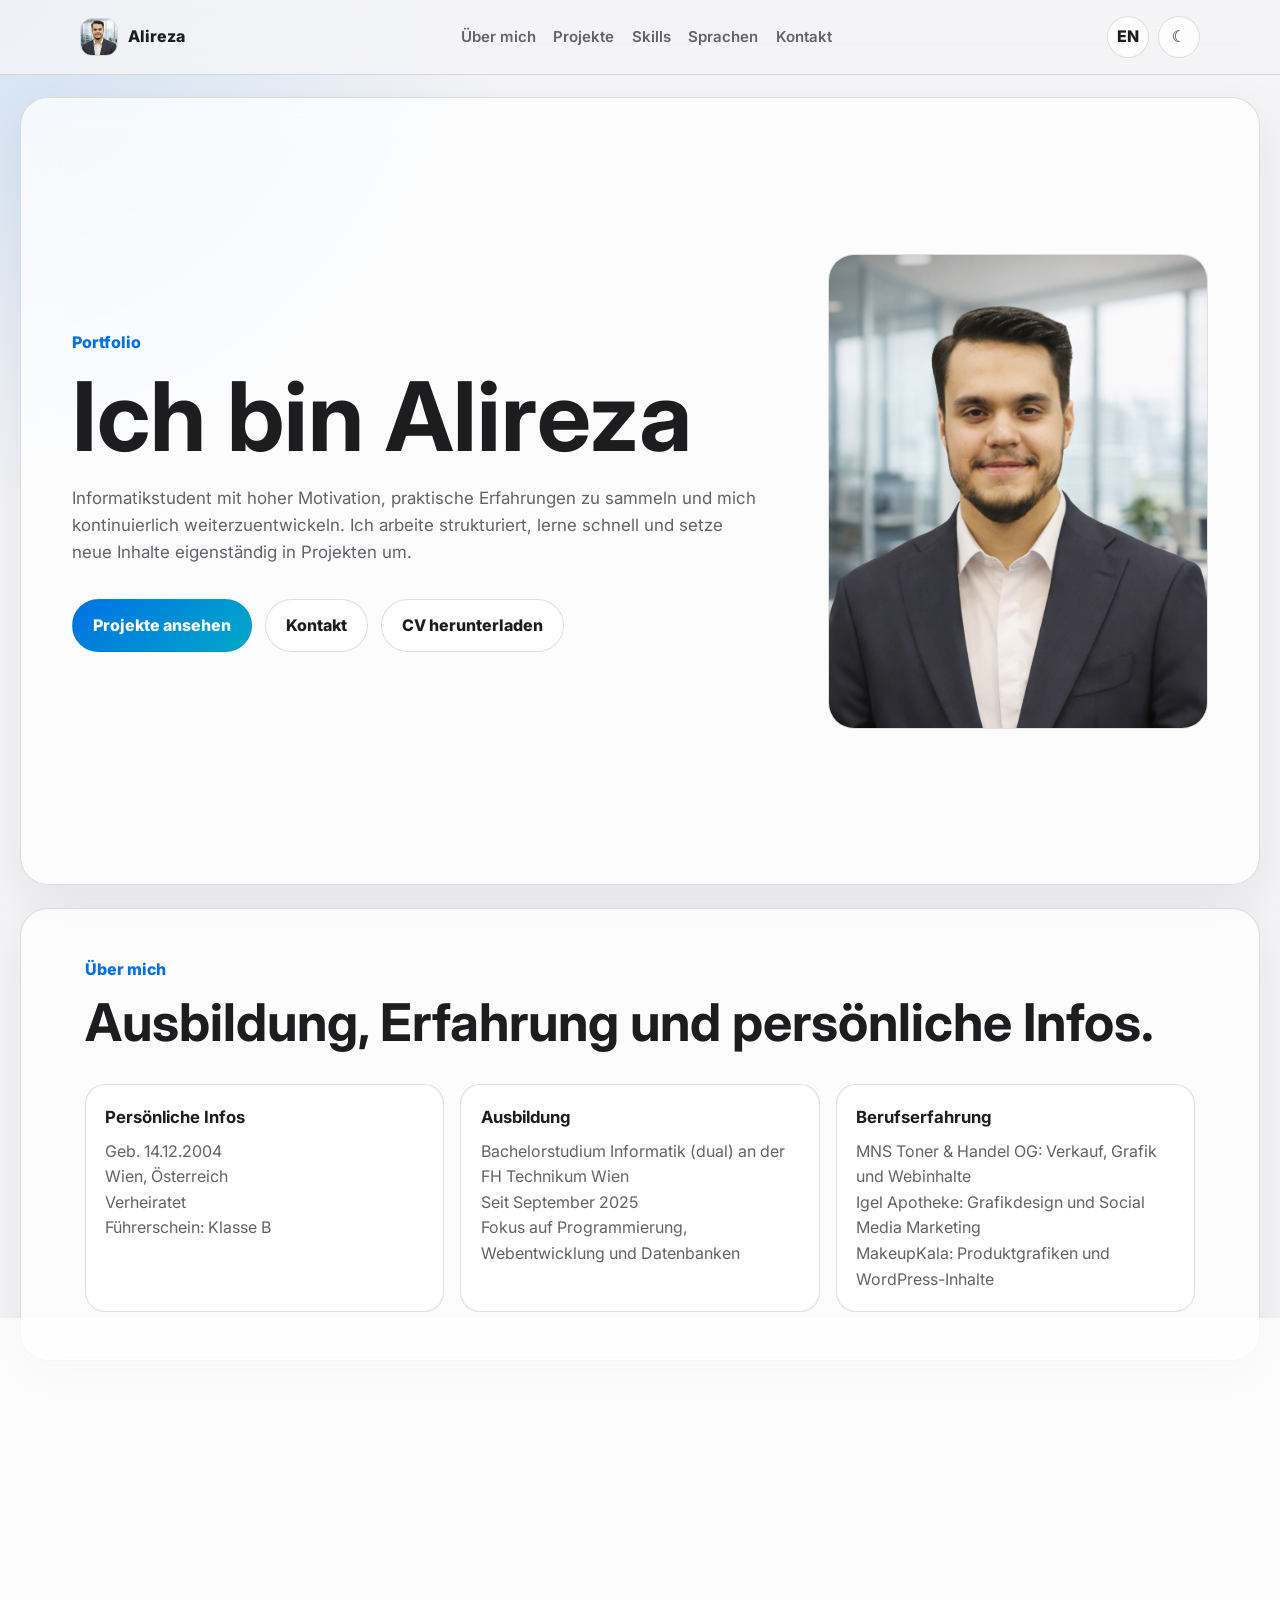
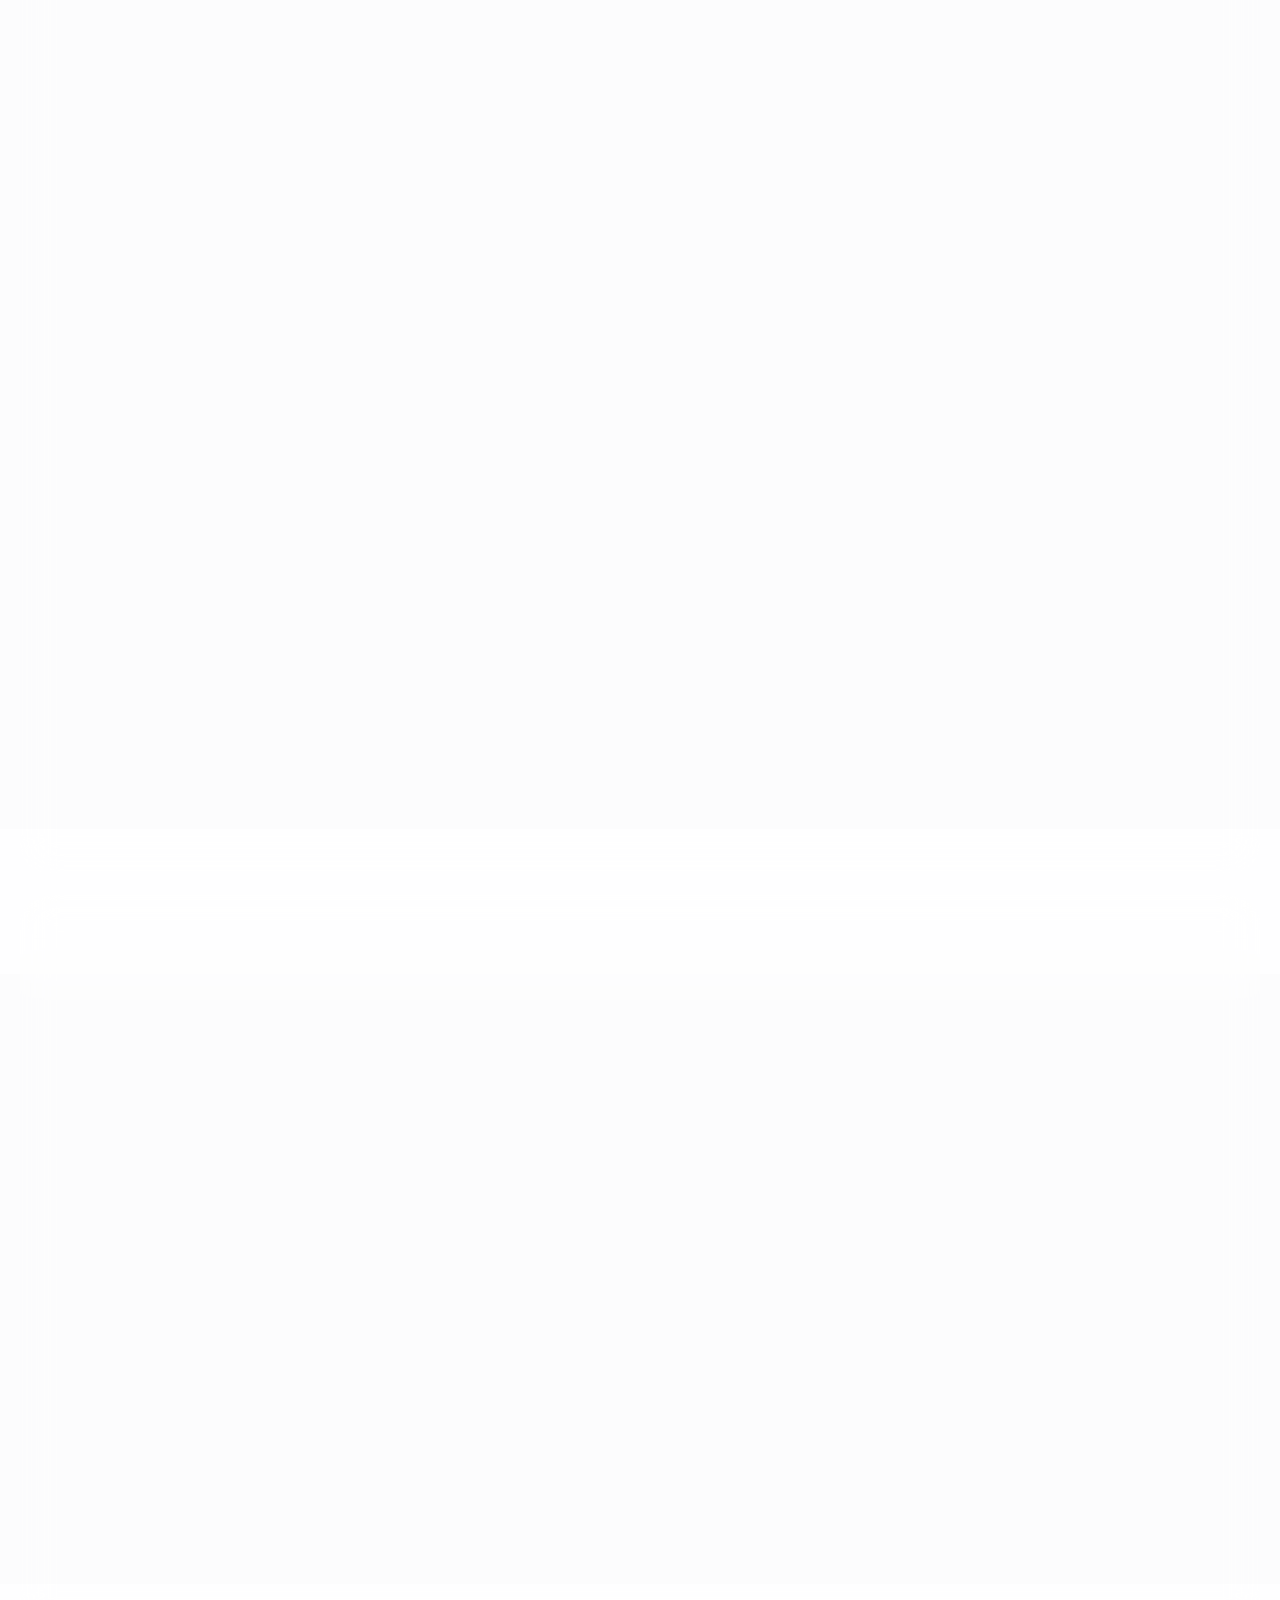
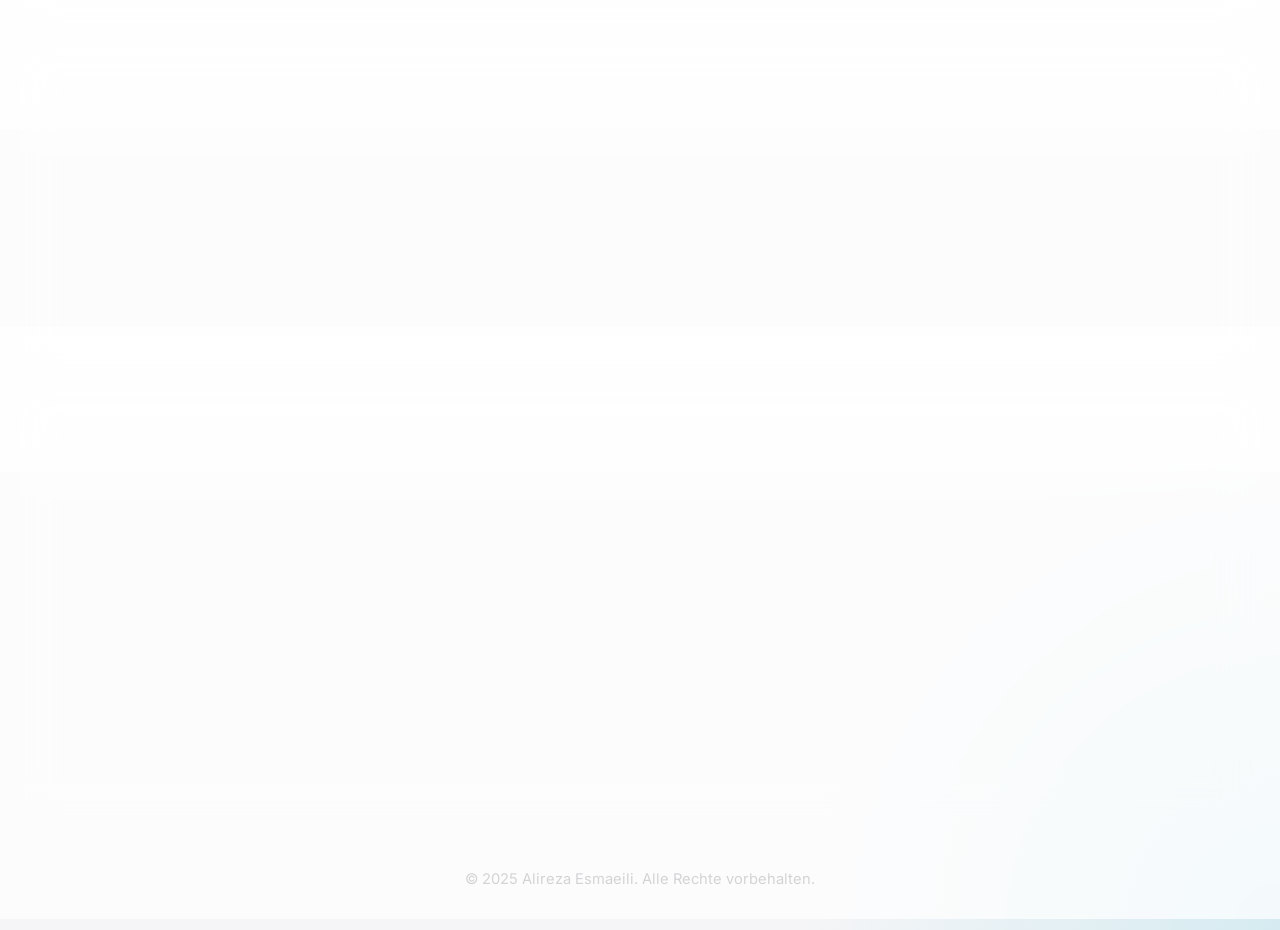
<file: index.html>
<!DOCTYPE html>
<html lang="de">
<head>
  <meta charset="UTF-8">
  <meta name="viewport" content="width=device-width, initial-scale=1.0">
  <title>Alireza Esmaeili | Portfolio</title>
  <link rel="preconnect" href="https://fonts.googleapis.com">
  <link rel="preconnect" href="https://fonts.gstatic.com" crossorigin>
  <link href="https://fonts.googleapis.com/css2?family=Inter:wght@400;500;600;700;800&display=swap" rel="stylesheet">
  <link rel="stylesheet" href="style.css">
</head>
<body>
  <header class="site-header">
    <div class="container nav">
      <a href="#home" class="logo" aria-label="Alireza Esmaeili">
        <img src="images/ali.png" alt="" class="logo-image">
        <span>Alireza</span>
      </a>

      <nav class="nav-menu" aria-label="Main navigation">
        <a href="#about" data-i18n="navAbout">Über mich</a>
        <a href="#projects" data-i18n="navProjects">Projekte</a>
        <a href="#skills" data-i18n="navSkills">Skills</a>
        <a href="#languages" data-i18n="navLanguages">Sprachen</a>
        <a href="#contact" data-i18n="navContact">Kontakt</a>
      </nav>

      <div class="nav-actions">
        <button class="icon-button" id="language-toggle" type="button" aria-label="Switch language">EN</button>
        <button class="icon-button" id="theme-toggle" type="button" aria-label="Toggle dark mode">☾</button>
      </div>
    </div>
  </header>

  <main>
    <section class="hero" id="home">
      <div class="hero-content">
        <p class="eyebrow" data-i18n="heroLabel">Portfolio</p>
        <h1 data-i18n="heroTitle">Ich bin Alireza</h1>
        <p class="hero-text" data-i18n="heroText">
          Informatikstudent mit hoher Motivation, praktische Erfahrungen zu sammeln und mich kontinuierlich weiterzuentwickeln.
        </p>
        <div class="hero-actions">
          <a href="#projects" class="button button-primary" data-i18n="heroProjects">Projekte ansehen</a>
          <a href="#contact" class="button button-secondary" data-i18n="heroContact">Kontakt</a>
          <a href="assets/Alireza_Esmaeili_CV.pdf" class="button button-secondary" download data-i18n="heroCv">CV herunterladen</a>
        </div>
      </div>
      <div class="hero-image">
        <img src="images/ali.png" alt="Alireza Esmaeili">
      </div>
    </section>

    <section class="section" id="about">
      <div class="container">
        <p class="section-label" data-i18n="aboutLabel">Über mich</p>
        <h2 data-i18n="aboutTitle">Ausbildung, Erfahrung und persönliche Infos.</h2>
        <div class="about-grid" id="about-grid"></div>
      </div>
    </section>

    <section class="section" id="projects">
      <div class="container">
        <p class="section-label" data-i18n="projectsLabel">Projekte</p>
        <h2 data-i18n="projectsTitle">Meine Arbeiten.</h2>
        <div class="projects-grid" id="projects-grid"></div>
      </div>
    </section>

    <section class="section" id="skills">
      <div class="container">
        <p class="section-label" data-i18n="skillsLabel">Skills</p>
        <h2 data-i18n="skillsTitle">Technische Kompetenzen.</h2>
        <div class="skills-grid" id="skills-grid"></div>
      </div>
    </section>

    <section class="section" id="languages">
      <div class="container narrow">
        <p class="section-label" data-i18n="languagesLabel">Sprachen</p>
        <h2 data-i18n="languagesTitle">Meine Sprachkenntnisse.</h2>
        <div class="languages-grid" id="languages-grid"></div>
      </div>
    </section>

    <section class="section" id="contact">
      <div class="container narrow">
        <p class="section-label" data-i18n="contactLabel">Kontakt</p>
        <h2 data-i18n="contactTitle">Mich erreichen.</h2>
        <p class="section-text" data-i18n="contactIntro">
          Ich freue mich auf Praktikums- und Jobangebote. Kontaktieren Sie mich gerne per E-Mail oder über meine Social-Media-Profile.
        </p>
        <div class="contact-grid" id="contact-grid"></div>
      </div>
    </section>
  </main>

  <footer class="site-footer">
    <p id="footer-text">© 2025 Alireza Esmaeili. Alle Rechte vorbehalten.</p>
  </footer>

  <script src="script.js"></script>
</body>
</html>
</file>
<file: style.css>
:root {
  --bg: #f5f5f7;
  --surface: rgba(255, 255, 255, 0.72);
  --surface-strong: #ffffff;
  --text: #1d1d1f;
  --text-soft: #62626a;
  --line: rgba(120, 120, 128, 0.24);
  --accent: #0071e3;
  --accent-2: #00a8c8;
  --shadow: 0 18px 55px rgba(24, 30, 40, 0.08);
  --radius: 28px;
  --container: 1120px;
}

body.dark {
  --bg: #0e1117;
  --surface: rgba(22, 27, 34, 0.74);
  --surface-strong: #151b24;
  --text: #f4f7fb;
  --text-soft: #a7b0bf;
  --line: rgba(210, 220, 235, 0.16);
  --accent: #56a8ff;
  --accent-2: #55d6c2;
  --shadow: 0 18px 55px rgba(0, 0, 0, 0.32);
}

* {
  box-sizing: border-box;
  margin: 0;
  padding: 0;
}

html {
  scroll-behavior: smooth;
}

body {
  min-height: 100vh;
  font-family: "Inter", system-ui, sans-serif;
  color: var(--text);
  background:
    radial-gradient(circle at top left, rgba(0, 113, 227, 0.14), transparent 32rem),
    radial-gradient(circle at bottom right, rgba(0, 168, 200, 0.13), transparent 30rem),
    var(--bg);
  line-height: 1.6;
  overflow-x: hidden;
  transition: background 0.25s ease, color 0.25s ease;
}

img {
  display: block;
  max-width: 100%;
}

a {
  color: inherit;
  text-decoration: none;
}

.container {
  width: min(var(--container), calc(100% - 2rem));
  margin: 0 auto;
}

.narrow {
  max-width: 840px;
}

.site-header {
  position: sticky;
  top: 0;
  z-index: 20;
  border-bottom: 1px solid var(--line);
  background: color-mix(in srgb, var(--bg) 82%, transparent);
  backdrop-filter: blur(18px);
}

.nav {
  min-height: 74px;
  display: flex;
  align-items: center;
  justify-content: space-between;
  gap: 1.25rem;
}

.logo,
.nav-actions,
.nav-menu {
  display: flex;
  align-items: center;
}

.logo {
  gap: 0.65rem;
  font-weight: 800;
}

.logo-image {
  width: 38px;
  height: 38px;
  border-radius: 12px;
  object-fit: cover;
  border: 1px solid var(--line);
}

.nav-menu {
  gap: 1.1rem;
  color: var(--text-soft);
  font-size: 0.94rem;
  font-weight: 600;
}

.nav-menu a:hover {
  color: var(--text);
}

.nav-actions {
  gap: 0.55rem;
}

.icon-button {
  min-width: 42px;
  height: 42px;
  border: 1px solid var(--line);
  border-radius: 999px;
  background: var(--surface);
  color: var(--text);
  cursor: pointer;
  font: inherit;
  font-weight: 800;
  display: inline-flex;
  align-items: center;
  justify-content: center;
}

.hero,
.section {
  width: min(1240px, calc(100% - 1rem));
  margin: 1.4rem auto;
  border: 1px solid var(--line);
  border-radius: var(--radius);
  background: var(--surface);
  box-shadow: var(--shadow);
  backdrop-filter: blur(18px);
}

.hero {
  min-height: calc(100vh - 112px);
  padding: clamp(1.4rem, 4vw, 3.2rem);
  display: grid;
  grid-template-columns: 1fr minmax(260px, 380px);
  align-items: center;
  gap: clamp(1.5rem, 5vw, 4rem);
}

.eyebrow,
.section-label {
  margin-bottom: 0.75rem;
  color: var(--accent);
  font-weight: 800;
  letter-spacing: 0;
}

.hero h1 {
  max-width: 820px;
  font-size: clamp(3rem, 8vw, 6rem);
  line-height: 1.02;
  letter-spacing: 0;
}

.hero-text,
.section-text {
  max-width: 720px;
  margin-top: 1.2rem;
  color: var(--text-soft);
  font-size: 1.06rem;
}

.hero-actions {
  display: flex;
  flex-wrap: wrap;
  gap: 0.8rem;
  margin-top: 2rem;
}

.button {
  min-height: 48px;
  display: inline-flex;
  align-items: center;
  justify-content: center;
  padding: 0.82rem 1.25rem;
  border-radius: 999px;
  border: 1px solid var(--line);
  font-weight: 800;
}

.button-primary {
  color: #fff;
  border-color: transparent;
  background: linear-gradient(135deg, var(--accent), var(--accent-2));
}

.button-secondary {
  background: var(--surface-strong);
}

.hero-image {
  aspect-ratio: 4 / 5;
  border-radius: 26px;
  overflow: hidden;
  border: 1px solid var(--line);
  background: var(--surface-strong);
}

.hero-image img {
  width: 100%;
  height: 100%;
  object-fit: cover;
}

.section {
  padding: clamp(1.4rem, 4vw, 3rem);
}

.section h2 {
  font-size: clamp(2rem, 5vw, 3.25rem);
  line-height: 1.1;
  letter-spacing: 0;
}

.about-grid,
.projects-grid,
.skills-grid,
.languages-grid,
.contact-grid {
  display: grid;
  gap: 1rem;
  margin-top: 2rem;
}

.about-grid {
  grid-template-columns: repeat(3, 1fr);
}

.projects-grid {
  grid-template-columns: repeat(3, 1fr);
}

.skills-grid {
  grid-template-columns: repeat(3, 1fr);
}

.languages-grid,
.contact-grid {
  grid-template-columns: repeat(auto-fit, minmax(190px, 1fr));
}

.info-card,
.project-card,
.skill-card,
.language-card,
.contact-card {
  height: 100%;
  border: 1px solid var(--line);
  border-radius: 20px;
  background: var(--surface-strong);
  padding: 1.2rem;
}

.info-card h3,
.project-card h3,
.contact-card h3 {
  margin-bottom: 0.5rem;
  font-size: 1.05rem;
}

.muted,
.project-card p,
.info-card p,
.contact-card p {
  color: var(--text-soft);
}

.project-card {
  display: flex;
  flex-direction: column;
  transition: transform 0.2s ease, border-color 0.2s ease;
}

.project-card:hover {
  transform: translateY(-4px);
  border-color: color-mix(in srgb, var(--accent) 45%, var(--line));
}

.project-image {
  aspect-ratio: 16 / 10;
  margin-bottom: 1rem;
  overflow: hidden;
  border-radius: 16px;
  background: var(--bg);
}

.project-image img {
  width: 100%;
  height: 100%;
  object-fit: cover;
}

.tags {
  display: flex;
  flex-wrap: wrap;
  gap: 0.45rem;
  margin-top: auto;
  padding-top: 1rem;
}

.tag {
  padding: 0.18rem 0.55rem;
  border-radius: 999px;
  color: var(--accent);
  background: color-mix(in srgb, var(--accent) 12%, transparent);
  border: 1px solid color-mix(in srgb, var(--accent) 24%, transparent);
  font-size: 0.78rem;
  font-weight: 800;
}

.skill-head {
  display: flex;
  align-items: center;
  justify-content: space-between;
  gap: 1rem;
  margin-bottom: 0.8rem;
}

.skill-level {
  color: var(--accent);
  font-size: 0.82rem;
  font-weight: 800;
}

.skill-blocks {
  display: grid;
  grid-template-columns: repeat(5, 1fr);
  gap: 0.35rem;
}

.skill-block {
  height: 10px;
  border-radius: 999px;
  background: var(--line);
}

.skill-block.active {
  background: linear-gradient(135deg, var(--accent), var(--accent-2));
}

.language-card {
  text-align: center;
}

.language-card strong {
  display: block;
  margin-bottom: 0.25rem;
}

.contact-card a {
  color: var(--accent);
  overflow-wrap: anywhere;
}

.site-footer {
  padding: 1.8rem 1rem 2.4rem;
  color: var(--text-soft);
  text-align: center;
  font-size: 0.92rem;
}

@media (max-width: 960px) {
  .hero,
  .about-grid,
  .projects-grid,
  .skills-grid {
    grid-template-columns: 1fr;
  }

  .hero {
    min-height: auto;
  }

  .hero-image {
    order: -1;
    width: min(100%, 340px);
    margin: 0 auto;
  }
}

@media (max-width: 760px) {
  .nav {
    min-height: auto;
    padding: 0.9rem 0;
    align-items: flex-start;
    flex-wrap: wrap;
  }

  .nav-menu {
    order: 3;
    width: 100%;
    overflow-x: auto;
    padding-bottom: 0.15rem;
  }

  .hero h1 {
    font-size: 2.8rem;
  }
}
</file>
